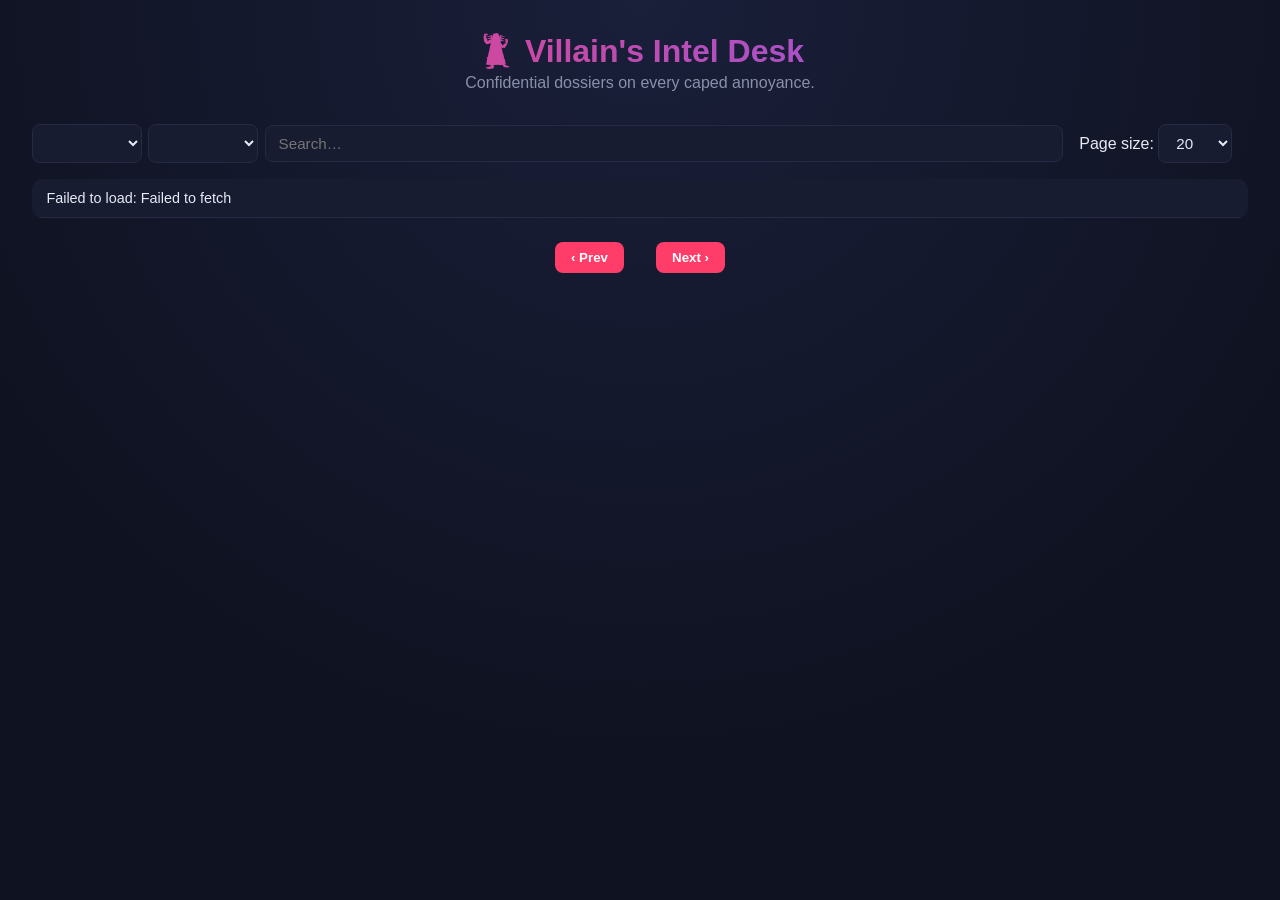
<file: index.html>
<!DOCTYPE html>
<html lang="en">
<head>
  <meta charset="UTF-8" />
  <meta name="viewport" content="width=device-width, initial-scale=1.0" />
  <title>Sortable · Superhero Database</title>
  <link rel="stylesheet" href="style.css" />
</head>
<body>
  <header class="app-header">
    <h1>🦹 Villain's Intel Desk</h1>
    <p class="tagline">Confidential dossiers on every caped annoyance.</p>
  </header>

  <section class="toolbar">
    <div class="search-group">
      <select id="searchField" title="Search field"></select>
      <select id="searchOp" title="Operator"></select>
      <input id="search" type="search" placeholder="Search…" autocomplete="off" />
    </div>
    <label class="page-size">
      Page size:
      <select id="pageSize">
        <option value="10">10</option>
        <option value="20" selected>20</option>
        <option value="50">50</option>
        <option value="100">100</option>
        <option value="all">All</option>
      </select>
    </label>
    <span id="counter" class="counter"></span>
  </section>

  <div class="table-wrap">
    <table id="heroes">
      <thead>
        <tr id="headRow"></tr>
      </thead>
      <tbody id="body"></tbody>
    </table>
  </div>

  <nav class="pager">
    <button id="prev">‹ Prev</button>
    <span id="pageInfo"></span>
    <button id="next">Next ›</button>
  </nav>

  <div id="detail" class="modal" role="dialog" aria-modal="true" aria-hidden="true">
    <div class="modal-card">
      <button id="closeDetail" class="close" aria-label="Close details">✕</button>
      <div id="detailBody"></div>
    </div>
  </div>

  <script src="app.js"></script>
</body>
</html>
</file>
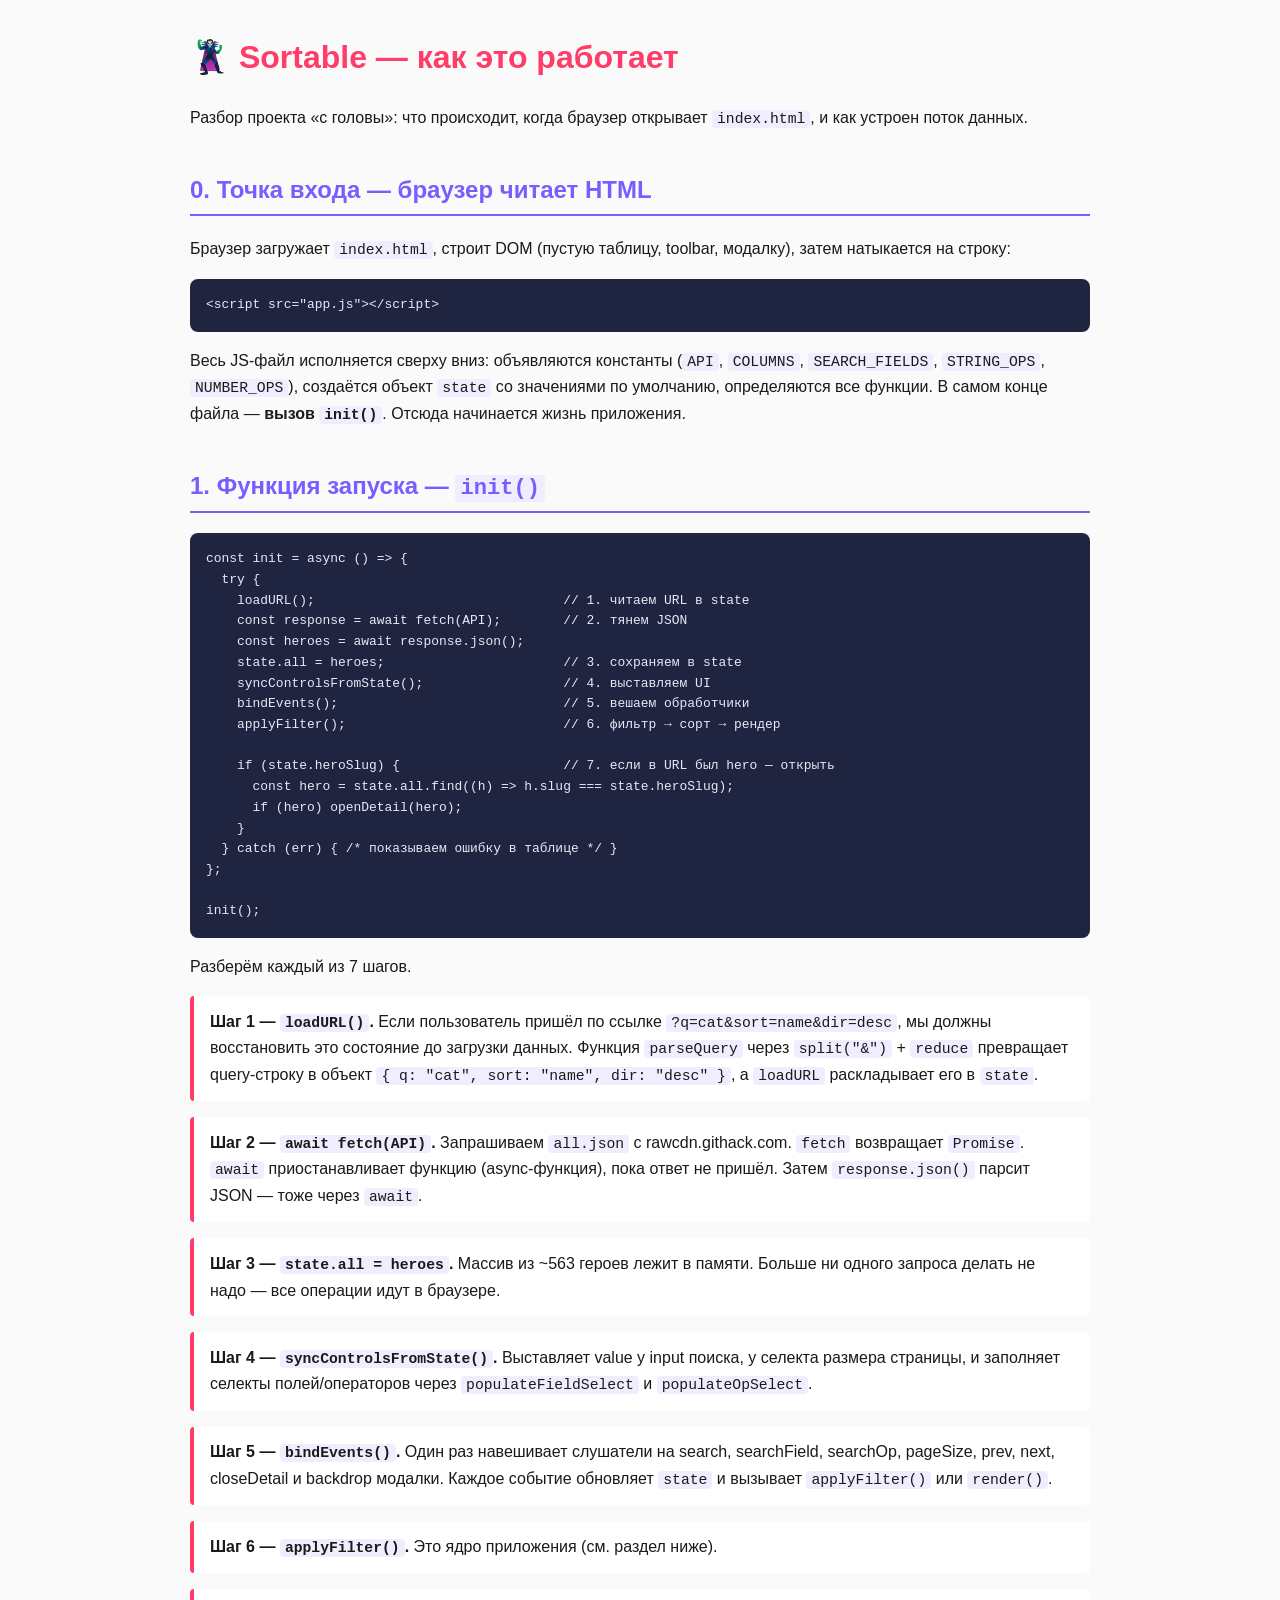
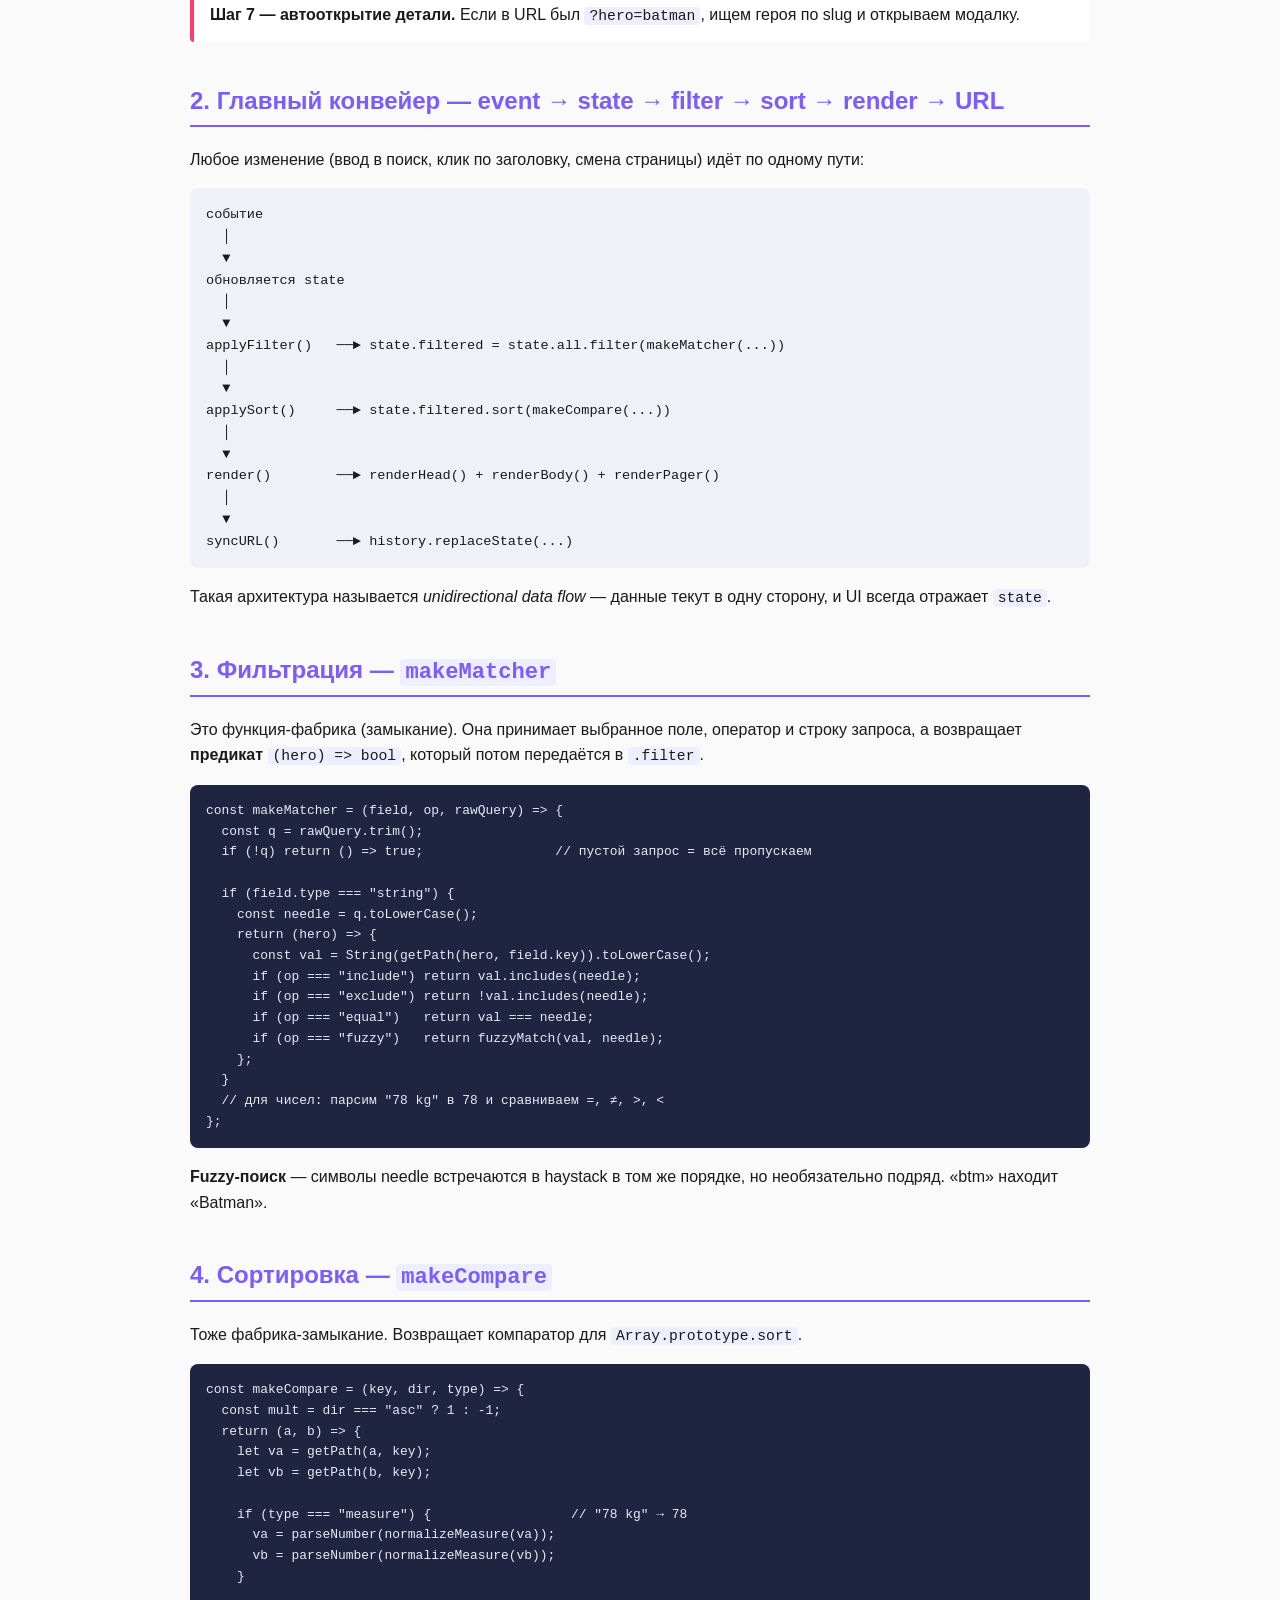
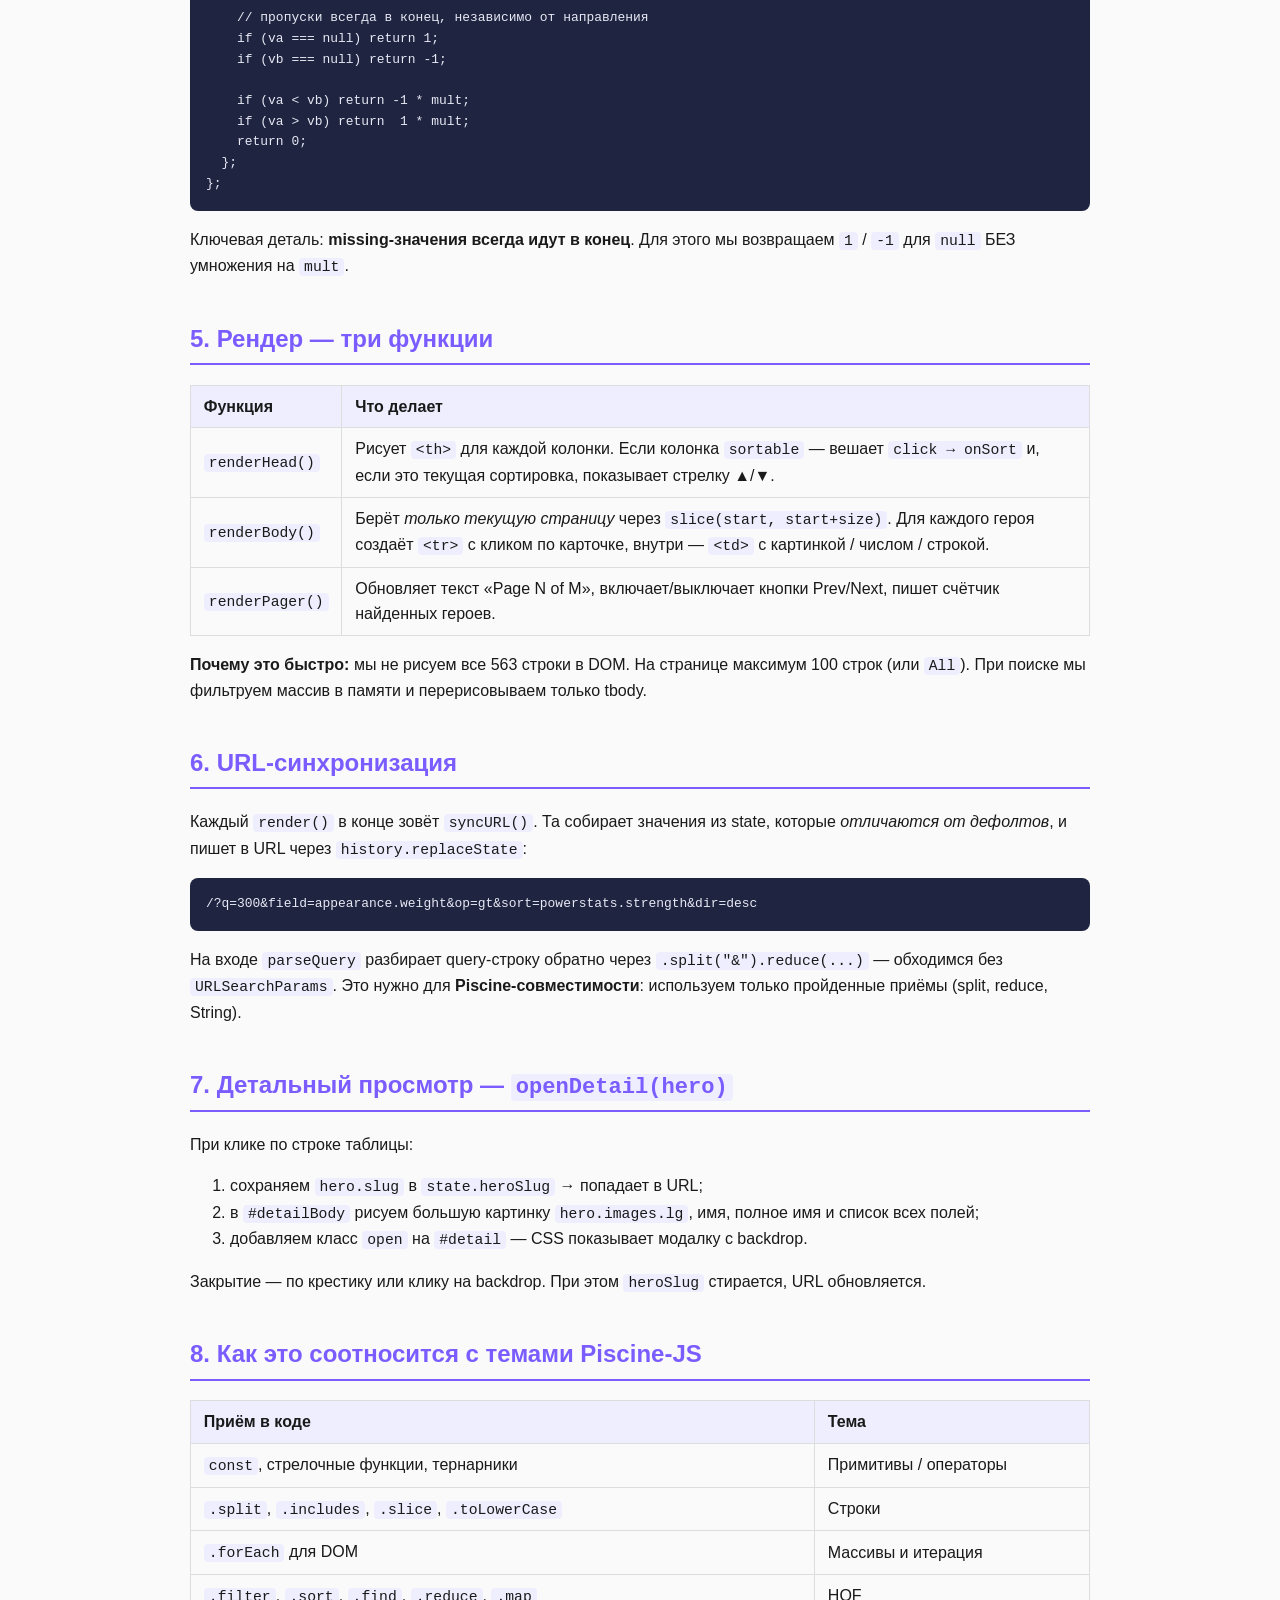
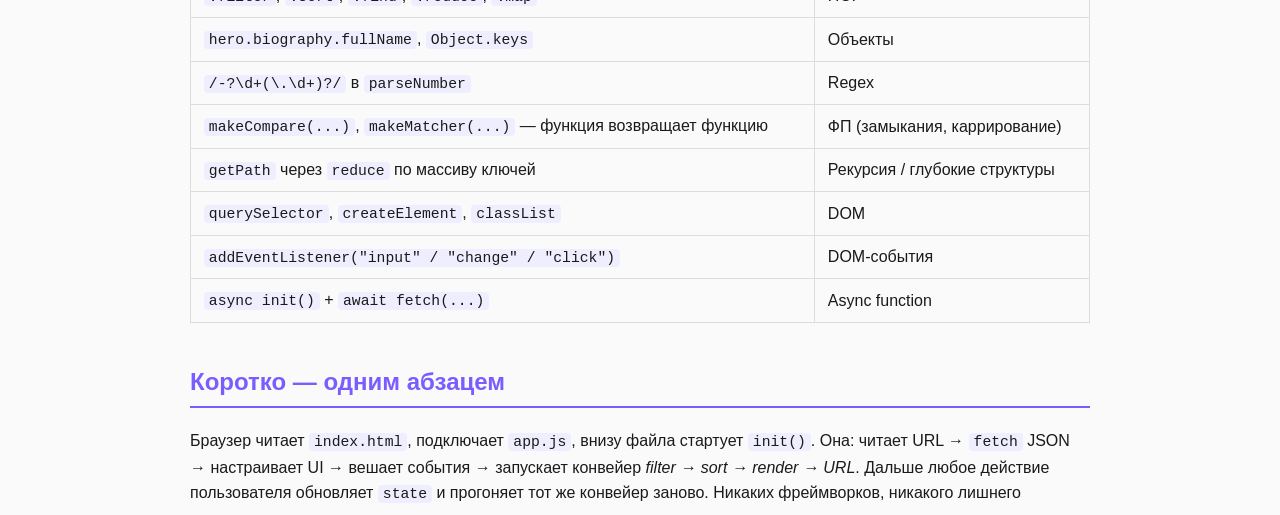
<file: explanation.html>
<!DOCTYPE html>
<html lang="ru">
<head>
  <meta charset="UTF-8" />
  <title>Как работает Sortable — по шагам</title>
  <style>
    body {
      font-family: -apple-system, Segoe UI, Inter, sans-serif;
      max-width: 900px;
      margin: 2rem auto;
      padding: 0 1.5rem;
      line-height: 1.6;
      color: #1a1a1a;
      background: #fafafa;
    }
    h1 { color: #ff3d68; }
    h2 {
      margin-top: 2.5rem;
      border-bottom: 2px solid #7a5cff;
      padding-bottom: 0.3rem;
      color: #7a5cff;
    }
    h3 { margin-top: 1.5rem; color: #333; }
    code {
      background: #eef;
      padding: 1px 5px;
      border-radius: 4px;
      font-family: Menlo, monospace;
      font-size: 0.92em;
    }
    pre {
      background: #1f2440;
      color: #e7e9f5;
      padding: 1rem;
      border-radius: 8px;
      overflow-x: auto;
      font-size: 0.88em;
    }
    pre code { background: transparent; color: inherit; padding: 0; }
    .step {
      background: white;
      border-left: 4px solid #ff3d68;
      padding: 0.8rem 1rem;
      margin: 1rem 0;
      border-radius: 4px;
    }
    .diagram {
      background: #f0f0f8;
      padding: 1rem;
      border-radius: 8px;
      font-family: Menlo, monospace;
      white-space: pre;
      font-size: 0.85em;
    }
    table { border-collapse: collapse; width: 100%; margin: 1rem 0; }
    th, td { padding: 0.5rem 0.8rem; border: 1px solid #ddd; text-align: left; }
    th { background: #eef; }
    .tag {
      display: inline-block;
      background: #7a5cff;
      color: white;
      padding: 2px 8px;
      border-radius: 10px;
      font-size: 0.75em;
      margin-right: 6px;
    }
  </style>
</head>
<body>

<h1>🦹 Sortable — как это работает</h1>
<p>Разбор проекта «с головы»: что происходит, когда браузер открывает <code>index.html</code>, и как устроен поток данных.</p>

<h2>0. Точка входа — браузер читает HTML</h2>

<p>Браузер загружает <code>index.html</code>, строит DOM (пустую таблицу, toolbar, модалку), затем натыкается на строку:</p>
<pre><code>&lt;script src="app.js"&gt;&lt;/script&gt;</code></pre>
<p>Весь JS-файл исполняется сверху вниз: объявляются константы (<code>API</code>, <code>COLUMNS</code>, <code>SEARCH_FIELDS</code>, <code>STRING_OPS</code>, <code>NUMBER_OPS</code>), создаётся объект <code>state</code> со значениями по умолчанию, определяются все функции. В самом конце файла — <strong>вызов <code>init()</code></strong>. Отсюда начинается жизнь приложения.</p>

<h2>1. Функция запуска — <code>init()</code></h2>

<pre><code>const init = async () => {
  try {
    loadURL();                                // 1. читаем URL в state
    const response = await fetch(API);        // 2. тянем JSON
    const heroes = await response.json();
    state.all = heroes;                       // 3. сохраняем в state
    syncControlsFromState();                  // 4. выставляем UI
    bindEvents();                             // 5. вешаем обработчики
    applyFilter();                            // 6. фильтр → сорт → рендер

    if (state.heroSlug) {                     // 7. если в URL был hero — открыть
      const hero = state.all.find((h) =&gt; h.slug === state.heroSlug);
      if (hero) openDetail(hero);
    }
  } catch (err) { /* показываем ошибку в таблице */ }
};

init();</code></pre>

<p>Разберём каждый из 7 шагов.</p>

<div class="step">
  <strong>Шаг 1 — <code>loadURL()</code>.</strong>
  Если пользователь пришёл по ссылке <code>?q=cat&amp;sort=name&amp;dir=desc</code>, мы должны восстановить это состояние до загрузки данных.
  Функция <code>parseQuery</code> через <code>split("&amp;")</code> + <code>reduce</code> превращает query-строку в объект <code>{ q: "cat", sort: "name", dir: "desc" }</code>, а <code>loadURL</code> раскладывает его в <code>state</code>.
</div>

<div class="step">
  <strong>Шаг 2 — <code>await fetch(API)</code>.</strong>
  Запрашиваем <code>all.json</code> с rawcdn.githack.com. <code>fetch</code> возвращает <code>Promise</code>. <code>await</code> приостанавливает функцию (async-функция), пока ответ не пришёл. Затем <code>response.json()</code> парсит JSON — тоже через <code>await</code>.
</div>

<div class="step">
  <strong>Шаг 3 — <code>state.all = heroes</code>.</strong>
  Массив из ~563 героев лежит в памяти. Больше ни одного запроса делать не надо — все операции идут в браузере.
</div>

<div class="step">
  <strong>Шаг 4 — <code>syncControlsFromState()</code>.</strong>
  Выставляет value у input поиска, у селекта размера страницы, и заполняет селекты полей/операторов через <code>populateFieldSelect</code> и <code>populateOpSelect</code>.
</div>

<div class="step">
  <strong>Шаг 5 — <code>bindEvents()</code>.</strong>
  Один раз навешивает слушатели на search, searchField, searchOp, pageSize, prev, next, closeDetail и backdrop модалки. Каждое событие обновляет <code>state</code> и вызывает <code>applyFilter()</code> или <code>render()</code>.
</div>

<div class="step">
  <strong>Шаг 6 — <code>applyFilter()</code>.</strong>
  Это ядро приложения (см. раздел ниже).
</div>

<div class="step">
  <strong>Шаг 7 — автооткрытие детали.</strong>
  Если в URL был <code>?hero=batman</code>, ищем героя по slug и открываем модалку.
</div>

<h2>2. Главный конвейер — event → state → filter → sort → render → URL</h2>

<p>Любое изменение (ввод в поиск, клик по заголовку, смена страницы) идёт по одному пути:</p>

<div class="diagram">событие
  │
  ▼
обновляется state
  │
  ▼
applyFilter()   ──► state.filtered = state.all.filter(makeMatcher(...))
  │
  ▼
applySort()     ──► state.filtered.sort(makeCompare(...))
  │
  ▼
render()        ──► renderHead() + renderBody() + renderPager()
  │
  ▼
syncURL()       ──► history.replaceState(...)</div>

<p>Такая архитектура называется <em>unidirectional data flow</em> — данные текут в одну сторону, и UI всегда отражает <code>state</code>.</p>

<h2>3. Фильтрация — <code>makeMatcher</code></h2>

<p>Это функция-фабрика (замыкание). Она принимает выбранное поле, оператор и строку запроса, а возвращает <strong>предикат</strong> <code>(hero) =&gt; bool</code>, который потом передаётся в <code>.filter</code>.</p>

<pre><code>const makeMatcher = (field, op, rawQuery) =&gt; {
  const q = rawQuery.trim();
  if (!q) return () =&gt; true;                 // пустой запрос = всё пропускаем

  if (field.type === "string") {
    const needle = q.toLowerCase();
    return (hero) =&gt; {
      const val = String(getPath(hero, field.key)).toLowerCase();
      if (op === "include") return val.includes(needle);
      if (op === "exclude") return !val.includes(needle);
      if (op === "equal")   return val === needle;
      if (op === "fuzzy")   return fuzzyMatch(val, needle);
    };
  }
  // для чисел: парсим "78 kg" в 78 и сравниваем =, ≠, &gt;, &lt;
};</code></pre>

<p><strong>Fuzzy-поиск</strong> — символы needle встречаются в haystack в том же порядке, но необязательно подряд. «btm» находит «Batman».</p>

<h2>4. Сортировка — <code>makeCompare</code></h2>

<p>Тоже фабрика-замыкание. Возвращает компаратор для <code>Array.prototype.sort</code>.</p>

<pre><code>const makeCompare = (key, dir, type) =&gt; {
  const mult = dir === "asc" ? 1 : -1;
  return (a, b) =&gt; {
    let va = getPath(a, key);
    let vb = getPath(b, key);

    if (type === "measure") {                  // "78 kg" → 78
      va = parseNumber(normalizeMeasure(va));
      vb = parseNumber(normalizeMeasure(vb));
    }

    // пропуски всегда в конец, независимо от направления
    if (va === null) return 1;
    if (vb === null) return -1;

    if (va &lt; vb) return -1 * mult;
    if (va &gt; vb) return  1 * mult;
    return 0;
  };
};</code></pre>

<p>Ключевая деталь: <strong>missing-значения всегда идут в конец</strong>. Для этого мы возвращаем <code>1</code> / <code>-1</code> для <code>null</code> БЕЗ умножения на <code>mult</code>.</p>

<h2>5. Рендер — три функции</h2>

<table>
  <tr><th>Функция</th><th>Что делает</th></tr>
  <tr>
    <td><code>renderHead()</code></td>
    <td>Рисует <code>&lt;th&gt;</code> для каждой колонки. Если колонка <code>sortable</code> — вешает <code>click → onSort</code> и, если это текущая сортировка, показывает стрелку ▲/▼.</td>
  </tr>
  <tr>
    <td><code>renderBody()</code></td>
    <td>Берёт <em>только текущую страницу</em> через <code>slice(start, start+size)</code>. Для каждого героя создаёт <code>&lt;tr&gt;</code> с кликом по карточке, внутри — <code>&lt;td&gt;</code> с картинкой / числом / строкой.</td>
  </tr>
  <tr>
    <td><code>renderPager()</code></td>
    <td>Обновляет текст «Page N of M», включает/выключает кнопки Prev/Next, пишет счётчик найденных героев.</td>
  </tr>
</table>

<p><strong>Почему это быстро:</strong> мы не рисуем все 563 строки в DOM. На странице максимум 100 строк (или <code>All</code>). При поиске мы фильтруем массив в памяти и перерисовываем только tbody.</p>

<h2>6. URL-синхронизация</h2>

<p>Каждый <code>render()</code> в конце зовёт <code>syncURL()</code>. Та собирает значения из state, которые <em>отличаются от дефолтов</em>, и пишет в URL через <code>history.replaceState</code>:</p>

<pre><code>/?q=300&amp;field=appearance.weight&amp;op=gt&amp;sort=powerstats.strength&amp;dir=desc</code></pre>

<p>На входе <code>parseQuery</code> разбирает query-строку обратно через <code>.split("&amp;").reduce(...)</code> — обходимся без <code>URLSearchParams</code>. Это нужно для <strong>Piscine-совместимости</strong>: используем только пройденные приёмы (split, reduce, String).</p>

<h2>7. Детальный просмотр — <code>openDetail(hero)</code></h2>

<p>При клике по строке таблицы:</p>
<ol>
  <li>сохраняем <code>hero.slug</code> в <code>state.heroSlug</code> → попадает в URL;</li>
  <li>в <code>#detailBody</code> рисуем большую картинку <code>hero.images.lg</code>, имя, полное имя и список всех полей;</li>
  <li>добавляем класс <code>open</code> на <code>#detail</code> — CSS показывает модалку с backdrop.</li>
</ol>

<p>Закрытие — по крестику или клику на backdrop. При этом <code>heroSlug</code> стирается, URL обновляется.</p>

<h2>8. Как это соотносится с темами Piscine-JS</h2>

<table>
  <tr><th>Приём в коде</th><th>Тема</th></tr>
  <tr><td><code>const</code>, стрелочные функции, тернарники</td><td>Примитивы / операторы</td></tr>
  <tr><td><code>.split</code>, <code>.includes</code>, <code>.slice</code>, <code>.toLowerCase</code></td><td>Строки</td></tr>
  <tr><td><code>.forEach</code> для DOM</td><td>Массивы и итерация</td></tr>
  <tr><td><code>.filter</code>, <code>.sort</code>, <code>.find</code>, <code>.reduce</code>, <code>.map</code></td><td>HOF</td></tr>
  <tr><td><code>hero.biography.fullName</code>, <code>Object.keys</code></td><td>Объекты</td></tr>
  <tr><td><code>/-?\d+(\.\d+)?/</code> в <code>parseNumber</code></td><td>Regex</td></tr>
  <tr><td><code>makeCompare(...)</code>, <code>makeMatcher(...)</code> — функция возвращает функцию</td><td>ФП (замыкания, каррирование)</td></tr>
  <tr><td><code>getPath</code> через <code>reduce</code> по массиву ключей</td><td>Рекурсия / глубокие структуры</td></tr>
  <tr><td><code>querySelector</code>, <code>createElement</code>, <code>classList</code></td><td>DOM</td></tr>
  <tr><td><code>addEventListener("input" / "change" / "click")</code></td><td>DOM-события</td></tr>
  <tr><td><code>async init()</code> + <code>await fetch(...)</code></td><td>Async function</td></tr>
</table>

<h2>Коротко — одним абзацем</h2>

<p>Браузер читает <code>index.html</code>, подключает <code>app.js</code>, внизу файла стартует <code>init()</code>. Она: читает URL → <code>fetch</code> JSON → настраивает UI → вешает события → запускает конвейер <em>filter → sort → render → URL</em>. Дальше любое действие пользователя обновляет <code>state</code> и прогоняет тот же конвейер заново. Никаких фреймворков, никакого лишнего перерендера — только текущая страница.</p>

</body>
</html>
</file>
<file: style.css>
:root {
  --bg: #0f1220;
  --panel: #181c31;
  --text: #e7e9f5;
  --muted: #8b90aa;
  --accent: #ff3d68;
  --accent-2: #7a5cff;
  --border: #262a44;
}

* { box-sizing: border-box; }

body {
  margin: 0;
  font-family: -apple-system, BlinkMacSystemFont, "Segoe UI", Inter, sans-serif;
  background: radial-gradient(circle at top, #1a1f3a 0%, var(--bg) 70%);
  color: var(--text);
  min-height: 100vh;
}

.app-header {
  padding: 2rem 2rem 1rem;
  text-align: center;
}
.app-header h1 {
  margin: 0;
  font-size: 2rem;
  background: linear-gradient(90deg, var(--accent), var(--accent-2));
  -webkit-background-clip: text;
  background-clip: text;
  color: transparent;
}
.tagline { color: var(--muted); margin-top: 0.25rem; }

.toolbar {
  display: flex;
  gap: 1rem;
  align-items: center;
  flex-wrap: wrap;
  padding: 0 2rem 1rem;
}
.toolbar input, .toolbar select {
  background: var(--panel);
  color: var(--text);
  border: 1px solid var(--border);
  border-radius: 8px;
  padding: 0.55rem 0.8rem;
  font-size: 0.95rem;
  outline: none;
}
.toolbar input { flex: 1; min-width: 160px; }
.toolbar input:focus, .toolbar select:focus { border-color: var(--accent); }
.search-group {
  display: flex;
  gap: 0.4rem;
  align-items: center;
  flex: 1;
  min-width: 320px;
  flex-wrap: wrap;
}
.search-group select { min-width: 110px; }
.counter { color: var(--muted); font-size: 0.9rem; margin-left: auto; }

.table-wrap {
  overflow-x: auto;
  padding: 0 2rem;
}
table {
  width: 100%;
  border-collapse: collapse;
  background: var(--panel);
  border-radius: 10px;
  overflow: hidden;
  font-size: 0.9rem;
}
th, td {
  padding: 0.7rem 0.9rem;
  text-align: left;
  border-bottom: 1px solid var(--border);
  white-space: nowrap;
}
th {
  background: #1f2440;
  cursor: pointer;
  user-select: none;
  position: sticky;
  top: 0;
  font-weight: 600;
}
th:hover { color: var(--accent); }
th .arrow { color: var(--accent); margin-left: 4px; }
tbody tr:hover { background: #1f2440; cursor: pointer; }
td img {
  width: 40px; height: 40px;
  border-radius: 50%;
  object-fit: cover;
  border: 2px solid var(--border);
}

.pager {
  display: flex;
  justify-content: center;
  align-items: center;
  gap: 1rem;
  padding: 1.5rem;
}
.pager button {
  background: var(--accent);
  color: white;
  border: 0;
  border-radius: 8px;
  padding: 0.5rem 1rem;
  cursor: pointer;
  font-weight: 600;
}
.pager button:disabled { opacity: 0.3; cursor: not-allowed; }
#pageInfo { color: var(--muted); }

.modal {
  display: none;
  position: fixed;
  inset: 0;
  background: rgba(0, 0, 0, 0.75);
  z-index: 100;
  align-items: center;
  justify-content: center;
  padding: 1rem;
}
.modal.open { display: flex; }
.modal-card {
  position: relative;
  background: var(--panel);
  color: var(--text);
  border: 1px solid var(--border);
  border-radius: 12px;
  padding: 2rem;
  max-width: 520px;
  width: 100%;
  max-height: 90vh;
  overflow-y: auto;
}
.close {
  position: absolute;
  top: 10px; right: 12px;
  background: transparent;
  border: 0;
  color: var(--muted);
  font-size: 1.2rem;
  cursor: pointer;
}
#detailBody img {
  width: 100%;
  border-radius: 10px;
  margin-bottom: 1rem;
}
#detailBody h2 { margin: 0 0 0.25rem; }
#detailBody dl { display: grid; grid-template-columns: auto 1fr; gap: 0.4rem 1rem; margin: 0; }
#detailBody dt { color: var(--muted); }
</file>
